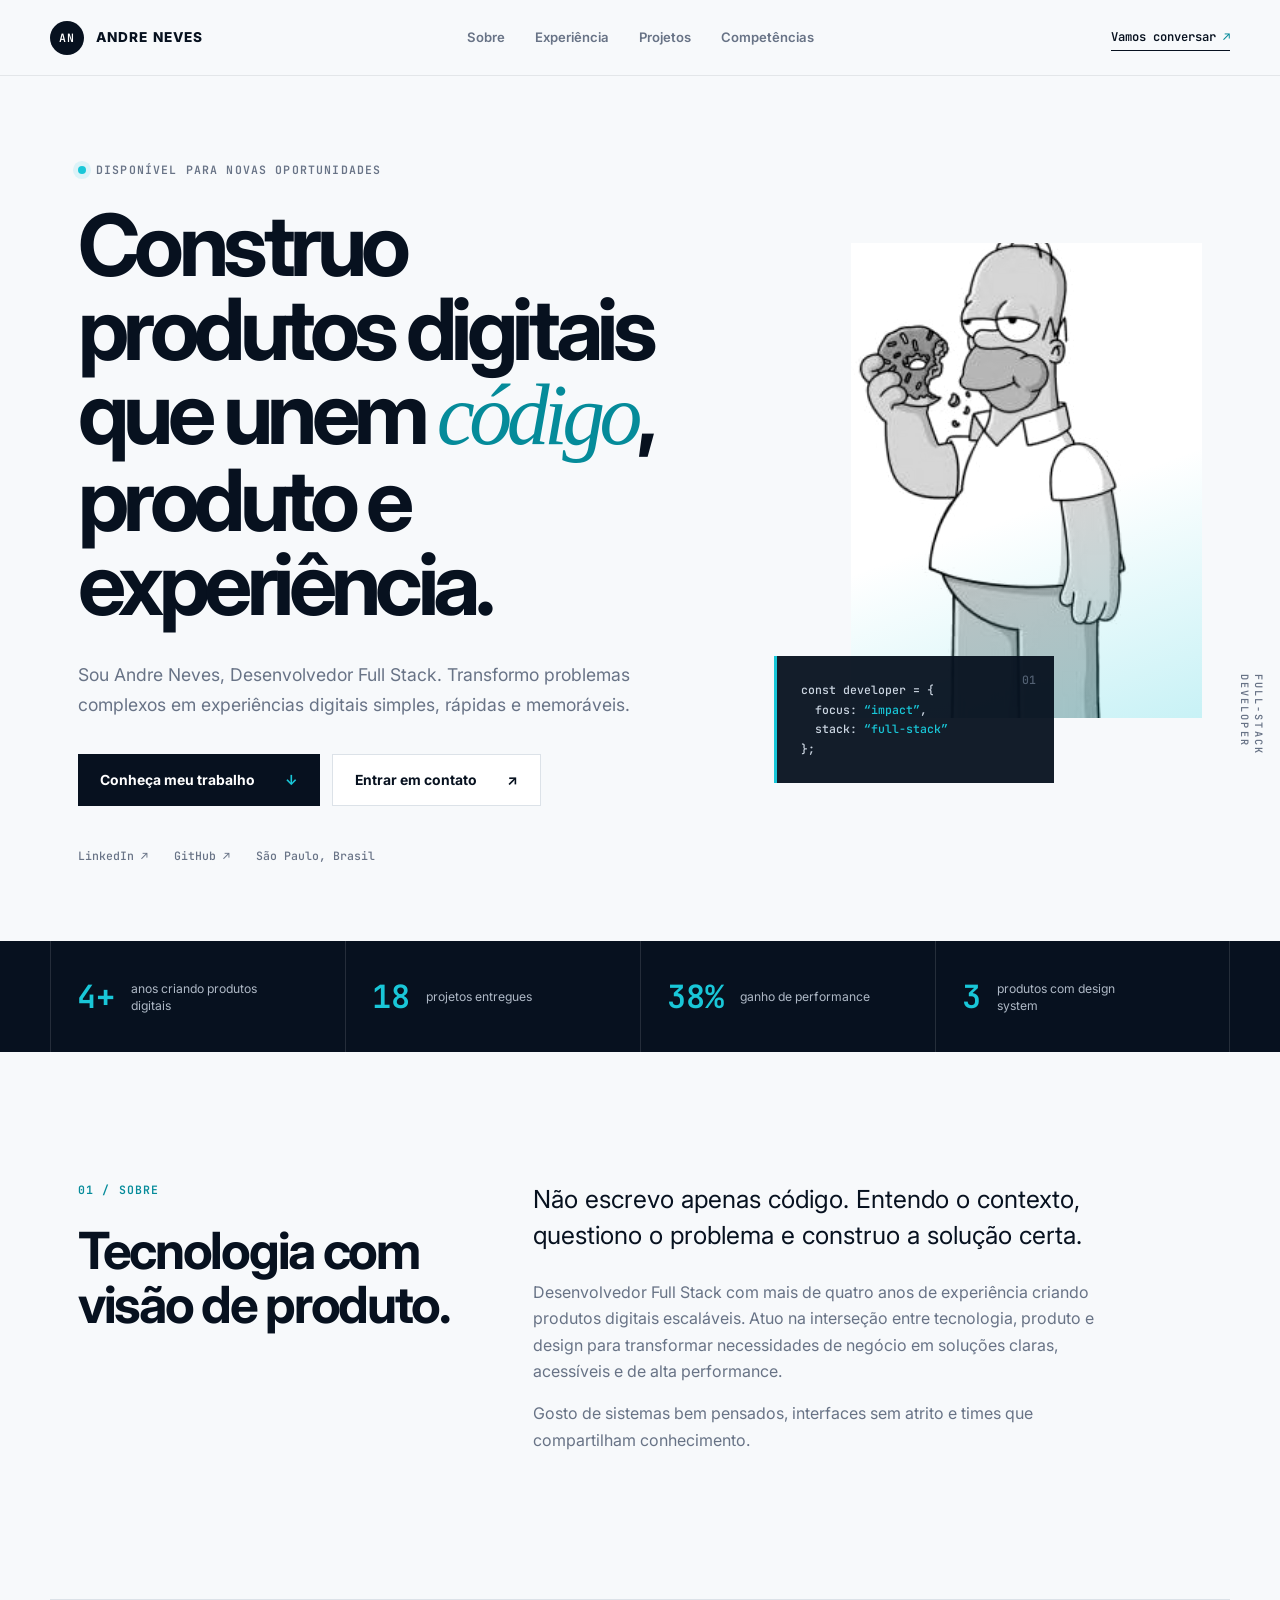
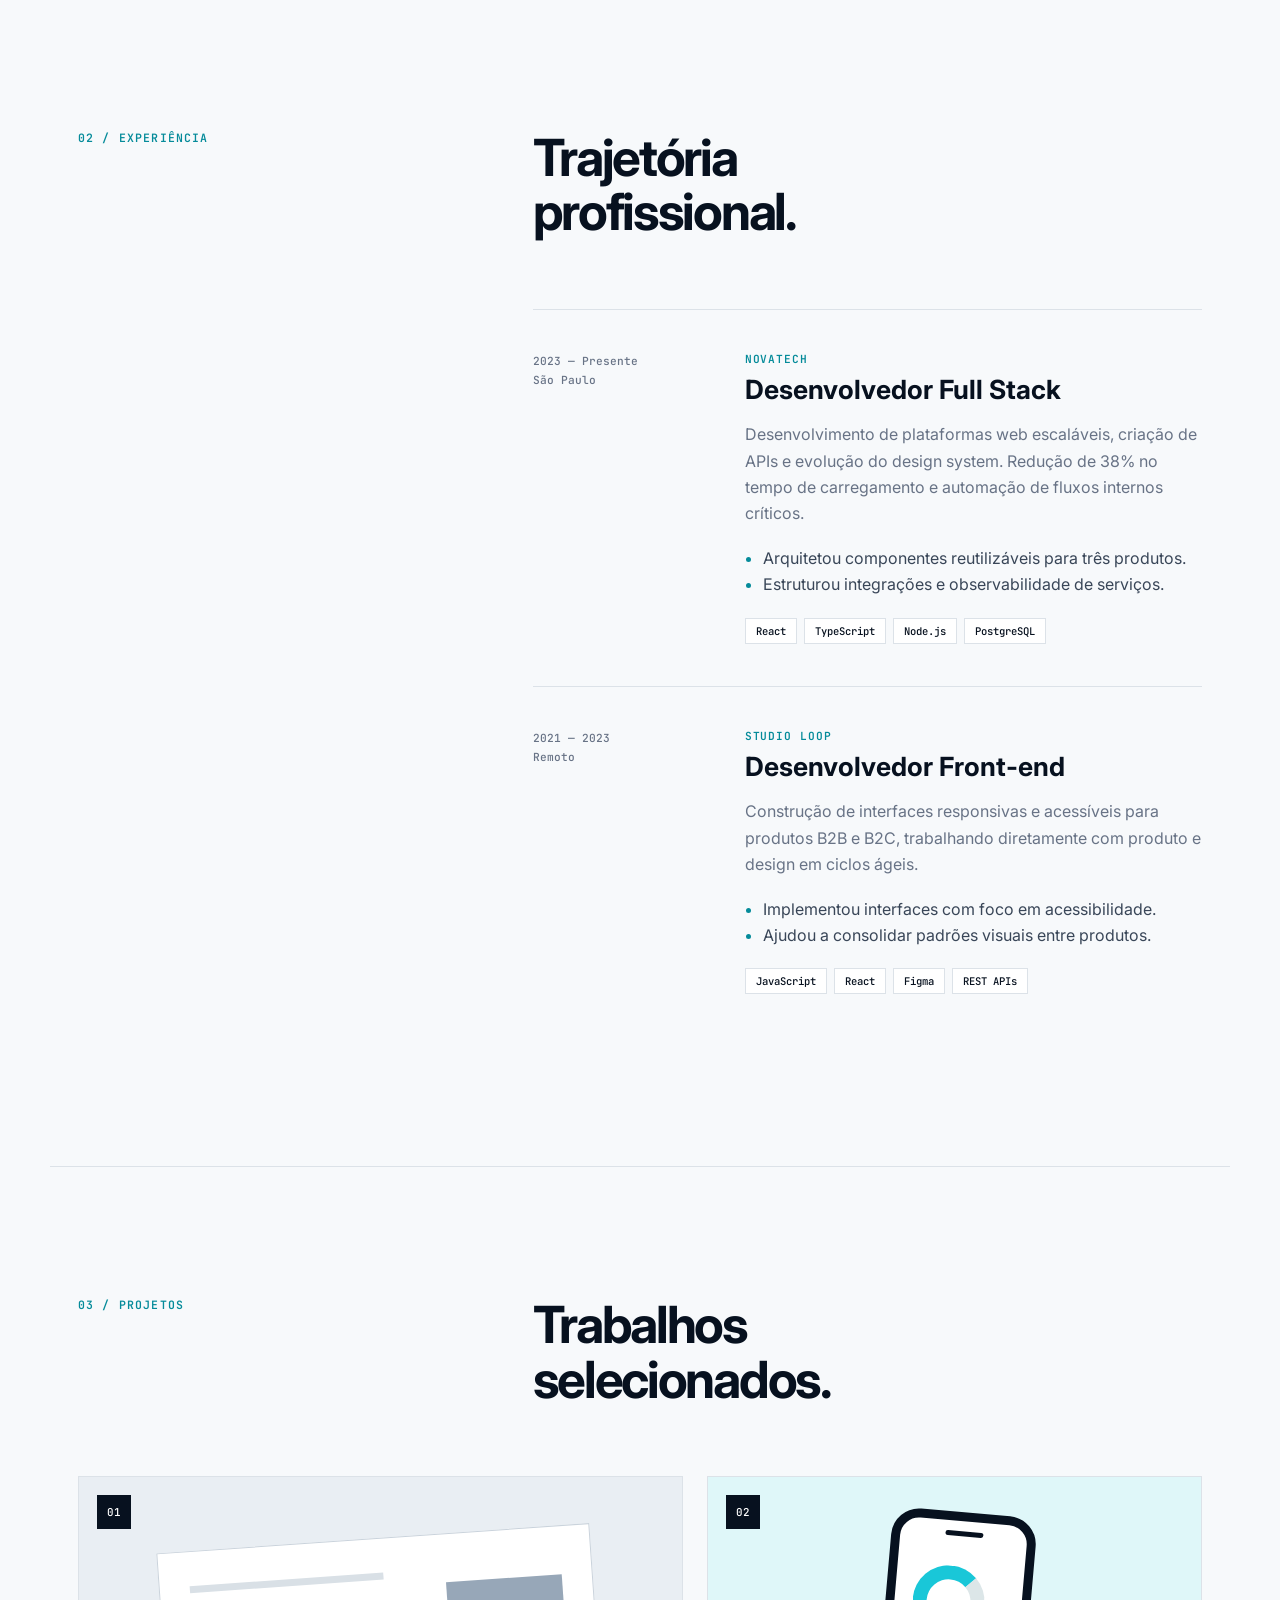
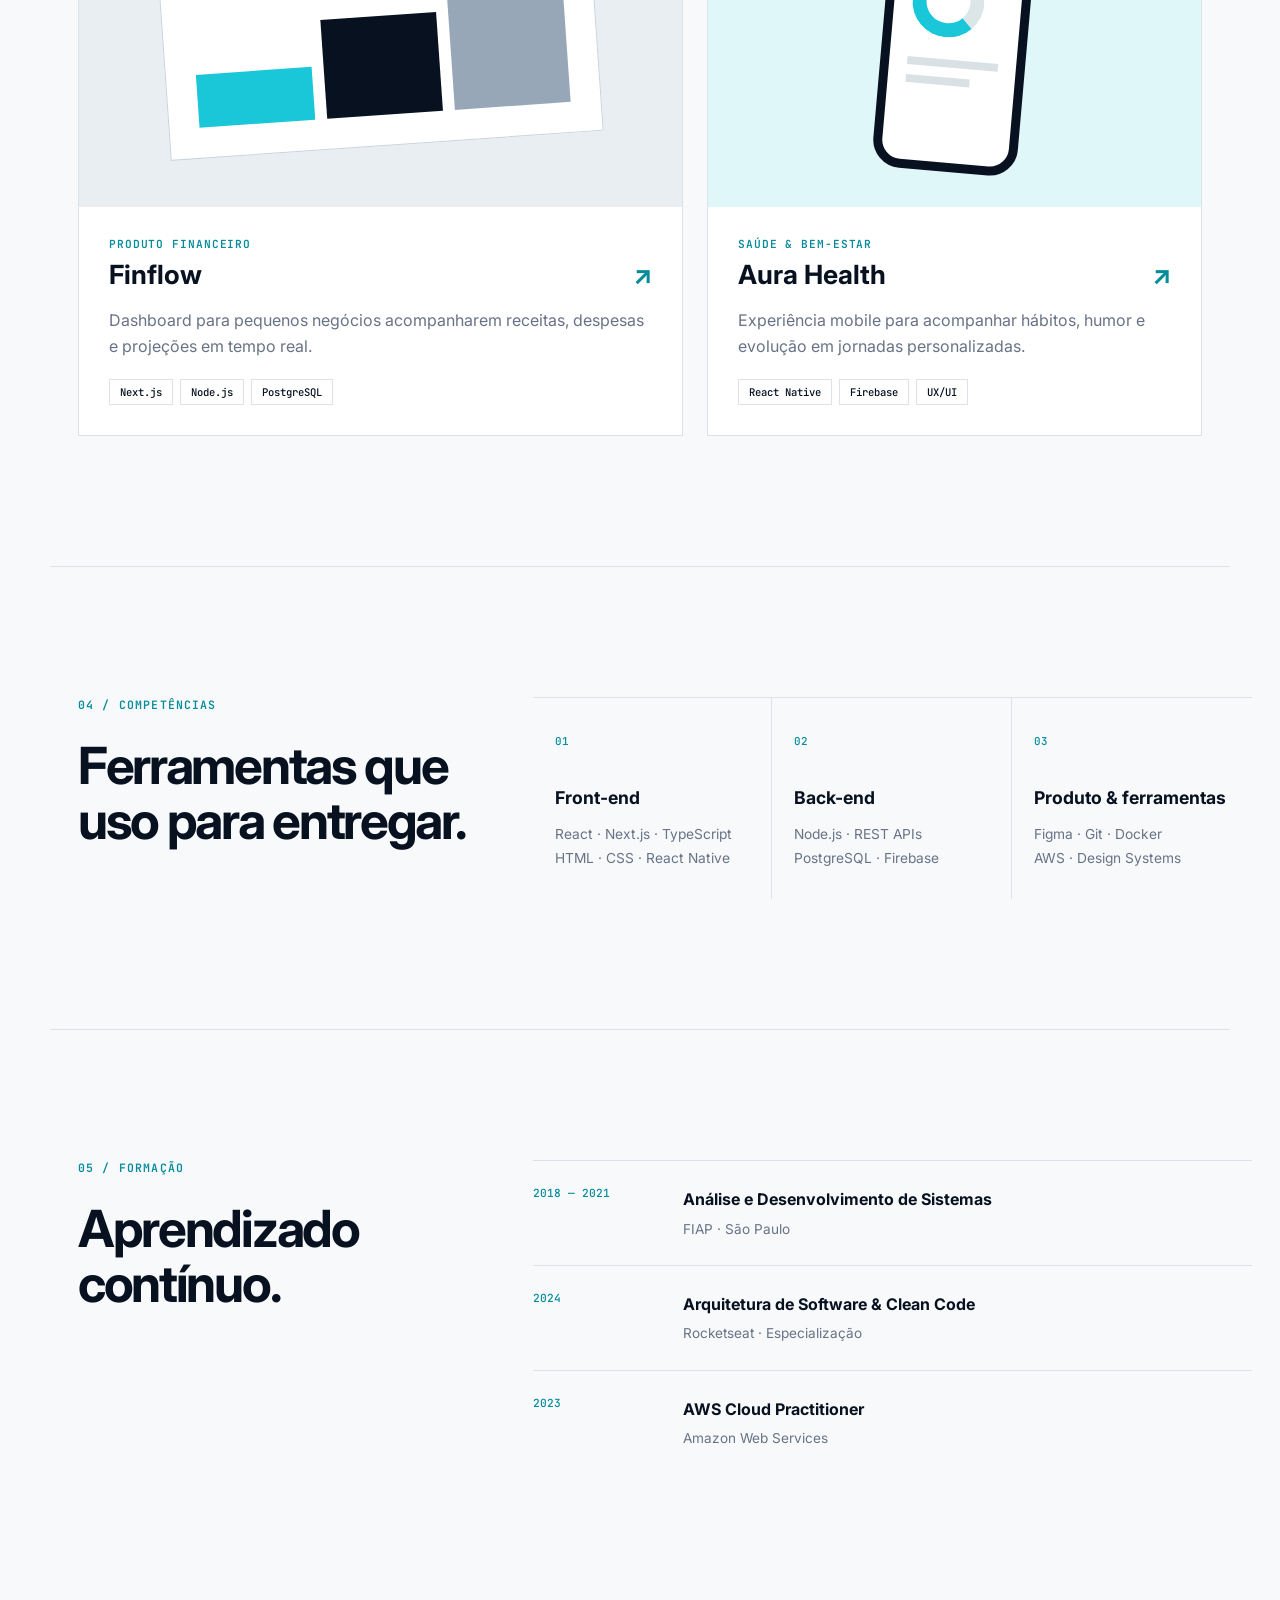
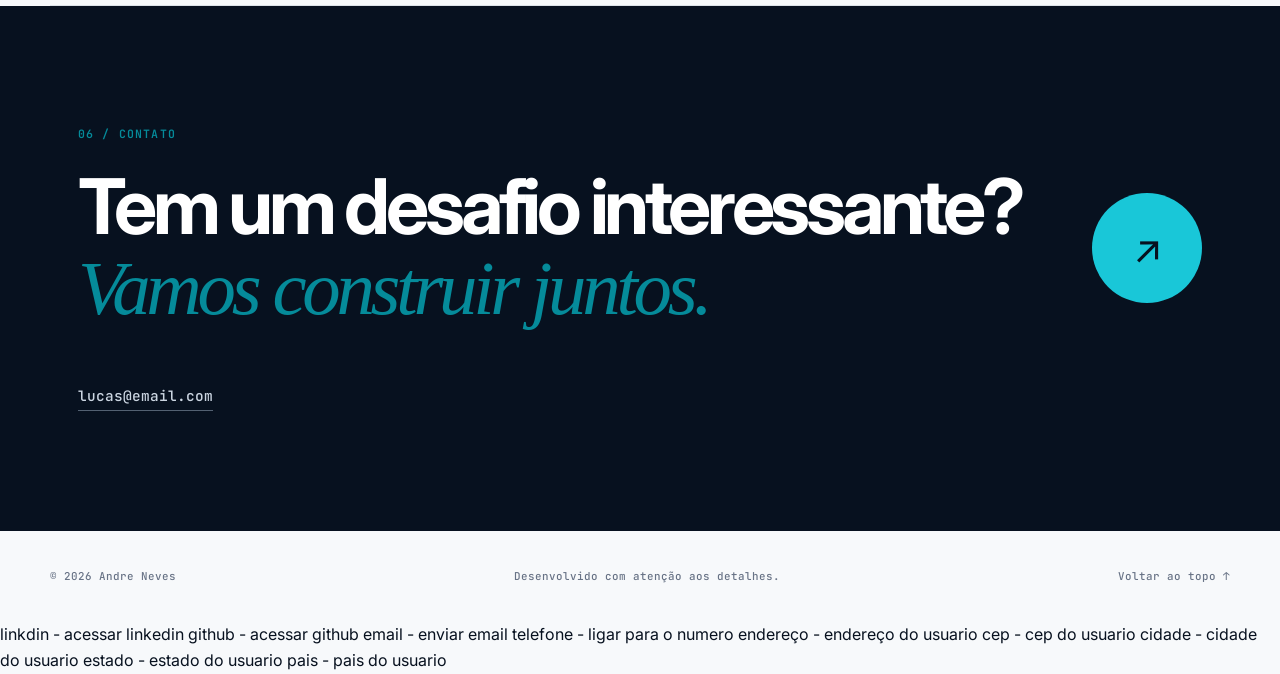
<file: index.html>
<!DOCTYPE html>
<html lang="pt-BR">
<head>
  <meta charset="UTF-8">
  <meta name="viewport" content="width=device-width, initial-scale=1.0">
  <meta name="description" content="Portfólio e currículo profissional de Andre Neves, Desenvolvedor Full Stack.">
  <meta name="theme-color" content="#07111f">
  <title>Andre Neves — Desenvolvedor Full Stack</title>
  <link rel="preconnect" href="https://fonts.googleapis.com">
  <link rel="preconnect" href="https://fonts.gstatic.com" crossorigin>
  <link href="https://fonts.googleapis.com/css2?family=Inter:wght@400;500;600;700;800&family=JetBrains+Mono:wght@500;600&display=swap" rel="stylesheet">
  <link rel="stylesheet" href="styles.css">
  <script src="script.js" defer></script>
</head>
<body>
  <div class="page-progress" aria-hidden="true"></div>
  <header class="site-header">
    <a class="brand" href="#inicio" aria-label="Andre Neves, início"><span>AN</span>Andre Neves</a>
    <button class="menu-button" type="button" aria-label="Abrir menu" aria-expanded="false"><span></span><span></span></button>
    <nav class="nav" aria-label="Navegação principal">
      <a href="#sobre">Sobre</a><a href="#experiencia">Experiência</a><a href="#projetos">Projetos</a><a href="#competencias">Competências</a>
    </nav>
    <a class="header-cta" href="mailto:lucas@email.com">Vamos conversar <span>↗</span></a>
  </header>

  <main>
    <section class="hero" id="inicio">
      <div class="hero-copy reveal">
        <p class="eyebrow"><span></span> Disponível para novas oportunidades</p>
        <h1>Construo produtos digitais que unem <em>código</em>, produto e experiência.</h1>
        <p class="hero-intro">Sou Andre Neves, Desenvolvedor Full Stack. Transformo problemas complexos em experiências digitais simples, rápidas e memoráveis.</p>
        <div class="hero-actions">
          <a class="button primary" href="#projetos">Conheça meu trabalho <span>↓</span></a>
          <a class="button secondary" href="mailto:lucas@email.com">Entrar em contato <span>↗</span></a>
        </div>
        <div class="social-links"><a href="#" aria-label="LinkedIn de Andre">LinkedIn ↗</a><a href="#" aria-label="GitHub de Andre">GitHub ↗</a><span>São Paulo, Brasil</span></div>
      </div>
      <div class="hero-visual reveal">
        <div class="portrait-frame"><img src="Homer.webp" alt="Foto de perfil de Andre Neves"></div>
        <div class="code-card" aria-hidden="true"><span>01</span><p>const developer = {</p><p>&nbsp;&nbsp;focus: <b>“impact”</b>,</p><p>&nbsp;&nbsp;stack: <b>“full-stack”</b></p><p>};</p></div>
        <span class="visual-label">FULL-STACK<br>DEVELOPER</span>
      </div>
    </section>

    <section class="impact-strip" aria-label="Destaques profissionais">
      <div><strong>4+</strong><span>anos criando produtos digitais</span></div>
      <div><strong>18</strong><span>projetos entregues</span></div>
      <div><strong>38%</strong><span>ganho de performance</span></div>
      <div><strong>3</strong><span>produtos com design system</span></div>
    </section>

    <section class="section about" id="sobre">
      <div class="section-heading reveal"><p class="eyebrow">01 / Sobre</p><h2>Tecnologia com visão de produto.</h2></div>
      <div class="about-copy reveal"><p class="lead">Não escrevo apenas código. Entendo o contexto, questiono o problema e construo a solução certa.</p><p>Desenvolvedor Full Stack com mais de quatro anos de experiência criando produtos digitais escaláveis. Atuo na interseção entre tecnologia, produto e design para transformar necessidades de negócio em soluções claras, acessíveis e de alta performance.</p><p>Gosto de sistemas bem pensados, interfaces sem atrito e times que compartilham conhecimento.</p></div>
    </section>

    <section class="section experience" id="experiencia">
      <div class="section-heading reveal"><p class="eyebrow">02 / Experiência</p><h2>Trajetória profissional.</h2></div>
      <div class="experience-list">
        <article class="experience-card reveal">
          <div class="experience-meta"><span>2023 — Presente</span><span>São Paulo</span></div>
          <div>
            <p class="company">NovaTech</p>
            <h3>Desenvolvedor Full Stack</h3>
            <p>Desenvolvimento de plataformas web escaláveis, criação de APIs e evolução do design system. Redução de 38% no tempo de carregamento e automação de fluxos internos críticos.</p>
            <ul><li>Arquitetou componentes reutilizáveis para três produtos.</li><li>Estruturou integrações e observabilidade de serviços.</li></ul>
            <div class="tags"><span>React</span><span>TypeScript</span><span>Node.js</span><span>PostgreSQL</span></div>
          </div>
        </article>
        <article class="experience-card reveal">
          <div class="experience-meta"><span>2021 — 2023</span><span>Remoto</span></div>
          <div>
            <p class="company">Studio Loop</p>
            <h3>Desenvolvedor Front-end</h3>
            <p>Construção de interfaces responsivas e acessíveis para produtos B2B e B2C, trabalhando diretamente com produto e design em ciclos ágeis.</p>
            <ul><li>Implementou interfaces com foco em acessibilidade.</li><li>Ajudou a consolidar padrões visuais entre produtos.</li></ul>
            <div class="tags"><span>JavaScript</span><span>React</span><span>Figma</span><span>REST APIs</span></div>
          </div>
        </article>
      </div>
    </section>

    <section class="section projects" id="projetos">
      <div class="section-heading reveal"><p class="eyebrow">03 / Projetos</p><h2>Trabalhos selecionados.</h2></div>
      <div class="project-grid">
        <article class="project-card featured-project reveal"><div class="project-number">01</div><div class="project-art finflow" aria-hidden="true"><div class="mini-panel"><i></i><i></i><i></i><span></span></div></div><div class="project-content"><p class="company">Produto financeiro</p><h3>Finflow <a href="#" aria-label="Abrir projeto Finflow">↗</a></h3><p>Dashboard para pequenos negócios acompanharem receitas, despesas e projeções em tempo real.</p><div class="tags"><span>Next.js</span><span>Node.js</span><span>PostgreSQL</span></div></div></article>
        <article class="project-card reveal"><div class="project-number">02</div><div class="project-art aura" aria-hidden="true"><div class="phone"><span></span><i></i><b></b></div></div><div class="project-content"><p class="company">Saúde & bem-estar</p><h3>Aura Health <a href="#" aria-label="Abrir projeto Aura Health">↗</a></h3><p>Experiência mobile para acompanhar hábitos, humor e evolução em jornadas personalizadas.</p><div class="tags"><span>React Native</span><span>Firebase</span><span>UX/UI</span></div></div></article>
      </div>
    </section>

    <section class="section capabilities" id="competencias">
      <div class="section-heading reveal"><p class="eyebrow">04 / Competências</p><h2>Ferramentas que uso para entregar.</h2></div>
      <div class="capability-grid reveal">
        <div><span class="capability-index">01</span><h3>Front-end</h3><p>React · Next.js · TypeScript<br>HTML · CSS · React Native</p></div>
        <div><span class="capability-index">02</span><h3>Back-end</h3><p>Node.js · REST APIs<br>PostgreSQL · Firebase</p></div>
        <div><span class="capability-index">03</span><h3>Produto & ferramentas</h3><p>Figma · Git · Docker<br>AWS · Design Systems</p></div>
      </div>
    </section>

    <section class="section credentials">
      <div class="section-heading reveal"><p class="eyebrow">05 / Formação</p><h2>Aprendizado contínuo.</h2></div>
      <div class="credential-list reveal">
        <article><time>2018 — 2021</time><div><h3>Análise e Desenvolvimento de Sistemas</h3><p>FIAP · São Paulo</p></div></article>
        <article><time>2024</time><div><h3>Arquitetura de Software & Clean Code</h3><p>Rocketseat · Especialização</p></div></article>
        <article><time>2023</time><div><h3>AWS Cloud Practitioner</h3><p>Amazon Web Services</p></div></article>
      </div>
    </section>

    <section class="contact-section" id="contato">
      <p class="eyebrow reveal">06 / Contato</p>
      <div class="contact-inner reveal"><h2>Tem um desafio interessante?<br><em>Vamos construir juntos.</em></h2><a class="round-link" href="mailto:lucas@email.com" aria-label="Enviar e-mail para Andre">↗</a></div>
      <a class="email-link reveal" href="mailto:lucas@email.com">lucas@email.com</a>
    </section>
  </main>

  <footer><span>© 2026 Andre Neves</span><span>Desenvolvido com atenção aos detalhes.</span><a href="#inicio">Voltar ao topo ↑</a></footer>
</body>
</html>
linkdin - acessar linkedin
github - acessar github
email - enviar email
telefone - ligar para o numero
endereço - endereço do usuario
cep - cep do usuario
cidade - cidade do usuario
estado - estado do usuario
pais - pais do usuario
</file>
<file: styles.css>
:root{--ink:#07111f;--muted:#687386;--line:#dce2e8;--paper:#f7f9fb;--white:#fff;--accent:#19c7d8;--accent-dark:#058b9a;--mono:'JetBrains Mono',monospace;--sans:'Inter',sans-serif}*{box-sizing:border-box}html{scroll-behavior:smooth;scroll-padding-top:96px}body{margin:0;background:var(--paper);color:var(--ink);font-family:var(--sans);font-size:16px;line-height:1.65}a{color:inherit;text-decoration:none}.page-progress{position:fixed;z-index:100;top:0;left:0;height:3px;width:0;background:var(--accent)}.site-header{height:76px;padding:0 max(28px,calc((100vw - 1180px)/2));display:grid;grid-template-columns:1fr auto 1fr;align-items:center;gap:32px;position:sticky;top:0;z-index:20;background:rgba(247,249,251,.92);backdrop-filter:blur(14px);border-bottom:1px solid rgba(7,17,31,.08)}.brand{display:flex;align-items:center;gap:12px;font-size:.85rem;font-weight:800;text-transform:uppercase;letter-spacing:.08em}.brand span{display:grid;place-items:center;width:34px;height:34px;background:var(--ink);color:#fff;border-radius:50%;font:600 .72rem var(--mono)}.nav{display:flex;gap:30px}.nav a{font-size:.82rem;font-weight:600;color:var(--muted);transition:.2s}.nav a:hover{color:var(--ink)}.header-cta{justify-self:end;font:600 .76rem var(--mono);border-bottom:1px solid var(--ink);padding:5px 0}.header-cta span{color:var(--accent-dark)}.menu-button{display:none;background:none;border:0;padding:8px}.hero{max-width:1180px;margin:auto;min-height:calc(100vh - 76px);display:grid;grid-template-columns:1.18fr .82fr;align-items:center;gap:80px;padding:86px 28px 78px}.eyebrow{margin:0 0 26px;font:600 .72rem var(--mono);letter-spacing:.1em;text-transform:uppercase;color:var(--accent-dark)}.hero .eyebrow{display:flex;align-items:center;color:var(--muted)}.hero .eyebrow span{width:8px;height:8px;border-radius:50%;background:var(--accent);margin-right:10px;box-shadow:0 0 0 5px rgba(25,199,216,.12)}h1{font-size:clamp(3.4rem,6.7vw,6.25rem);line-height:.98;letter-spacing:-.065em;margin:0;max-width:820px}h1 em,.contact-inner em{font-family:Georgia,serif;font-weight:400;color:var(--accent-dark)}.hero-intro{font-size:1.1rem;line-height:1.7;color:var(--muted);max-width:640px;margin:34px 0}.hero-actions{display:flex;flex-wrap:wrap;gap:12px}.button{min-height:52px;padding:0 22px;display:inline-flex;align-items:center;justify-content:center;gap:30px;font-size:.87rem;font-weight:700}.button.primary{background:var(--ink);color:white}.button.primary span{color:var(--accent)}.button.secondary{border:1px solid var(--line);background:var(--white)}.social-links{display:flex;flex-wrap:wrap;gap:26px;margin-top:42px;font:500 .72rem var(--mono);color:var(--muted)}.social-links a:hover{color:var(--accent-dark)}.hero-visual{position:relative;min-height:540px}.portrait-frame{position:absolute;right:0;top:0;width:82%;height:88%;background:var(--ink);overflow:hidden}.portrait-frame:after{content:"";position:absolute;inset:0;background:linear-gradient(160deg,transparent 55%,rgba(25,199,216,.24))}.portrait-frame img{width:100%;height:100%;object-fit:cover;filter:grayscale(1) contrast(1.04)}.code-card{position:absolute;left:0;bottom:0;width:280px;padding:24px;background:rgba(7,17,31,.95);color:#cbd5e1;font:500 .72rem/1.7 var(--mono);border-left:3px solid var(--accent)}.code-card span{position:absolute;right:18px;top:14px;color:#526072}.code-card p{margin:0}.code-card b{font-weight:500;color:var(--accent)}.visual-label{position:absolute;right:-34px;bottom:28px;transform:rotate(90deg);transform-origin:right bottom;font:600 .64rem/1.4 var(--mono);letter-spacing:.2em;color:var(--muted)}.impact-strip{background:var(--ink);color:#fff;display:grid;grid-template-columns:repeat(4,1fr);padding:0 max(28px,calc((100vw - 1180px)/2));}.impact-strip div{padding:34px 26px;border-left:1px solid rgba(255,255,255,.12);display:flex;align-items:center;gap:16px}.impact-strip div:last-child{border-right:1px solid rgba(255,255,255,.12)}.impact-strip strong{font:600 2rem var(--mono);color:var(--accent)}.impact-strip span{font-size:.76rem;line-height:1.4;color:#aeb8c5;max-width:130px}.section{max-width:1180px;margin:auto;padding:130px 28px;border-bottom:1px solid var(--line);display:grid;grid-template-columns:36% 64%;gap:50px}.section-heading h2{font-size:clamp(2.2rem,4vw,3.8rem);line-height:1.06;letter-spacing:-.045em;margin:0;max-width:470px}.about-copy{max-width:650px}.about-copy .lead{font-size:1.55rem;line-height:1.45;color:var(--ink);margin-top:0}.about-copy p:not(.lead){color:var(--muted);max-width:590px}.experience{display:block}.experience .section-heading,.projects .section-heading{display:grid;grid-template-columns:36% 64%;gap:50px;margin-bottom:70px}.experience-list{margin-left:36%;padding-left:50px}.experience-card{display:grid;grid-template-columns:180px 1fr;gap:32px;padding:42px 0;border-top:1px solid var(--line)}.experience-meta{font:500 .7rem/1.7 var(--mono);color:var(--muted);display:flex;flex-direction:column}.company{font:600 .7rem var(--mono);letter-spacing:.08em;text-transform:uppercase;color:var(--accent-dark);margin:0 0 8px}.experience-card h3,.project-card h3{font-size:1.65rem;line-height:1.2;margin:0 0 16px}.experience-card p:not(.company),.project-content>p:not(.company){color:var(--muted);margin:0}.experience-card ul{padding-left:18px;color:#394658;margin:18px 0}.experience-card li::marker{color:var(--accent-dark)}.tags{display:flex;flex-wrap:wrap;gap:7px;margin-top:20px}.tags span{padding:5px 10px;border:1px solid var(--line);font:500 .66rem var(--mono);background:#fff}.projects{display:block}.project-grid{display:grid;grid-template-columns:1.1fr .9fr;gap:24px}.project-card{position:relative;background:#fff;border:1px solid var(--line);overflow:hidden}.project-number{position:absolute;z-index:2;top:18px;left:18px;width:34px;height:34px;display:grid;place-items:center;background:var(--ink);color:#fff;font:500 .68rem var(--mono)}.project-art{height:330px;display:grid;place-items:center;background:#dff7f9;overflow:hidden}.featured-project .project-art{background:#e9eef3}.mini-panel{width:72%;height:63%;padding:30px;background:#fff;border:1px solid #cad3dc;transform:rotate(-4deg);display:flex;align-items:flex-end;gap:12px}.mini-panel i{display:block;flex:1;background:var(--accent);height:36%}.mini-panel i:nth-child(2){height:68%;background:var(--ink)}.mini-panel i:nth-child(3){height:88%;background:#97a7b8}.mini-panel span{position:absolute;width:45%;height:7px;top:34px;left:30px;background:#d9e0e6}.phone{width:145px;height:260px;border:9px solid var(--ink);border-radius:28px;background:#fff;padding:45px 18px 20px;position:relative;transform:rotate(5deg)}.phone:before{content:"";position:absolute;top:10px;left:45px;width:38px;height:5px;border-radius:9px;background:var(--ink)}.phone span{display:block;width:72px;height:72px;border:14px solid var(--accent);border-right-color:#dce6e8;border-radius:50%}.phone i,.phone b{display:block;height:8px;margin-top:22px;background:#d9e1e5}.phone b{width:70%;margin-top:10px}.project-content{padding:30px}.project-card h3{display:flex;justify-content:space-between}.project-card h3 a{color:var(--accent-dark)}.capability-grid{display:grid;grid-template-columns:repeat(3,1fr);border-top:1px solid var(--line)}.capability-grid>div{padding:28px 22px;border-right:1px solid var(--line)}.capability-grid>div:last-child{border-right:0}.capability-index{font:500 .68rem var(--mono);color:var(--accent-dark)}.capability-grid h3{font-size:1.1rem;margin:30px 0 10px}.capability-grid p{color:var(--muted);font-size:.86rem;line-height:1.8;margin:0}.credential-list article{display:grid;grid-template-columns:130px 1fr;gap:20px;padding:25px 0;border-top:1px solid var(--line)}.credential-list time{font:500 .7rem var(--mono);color:var(--accent-dark)}.credential-list h3{font-size:1rem;margin:0 0 5px}.credential-list p{color:var(--muted);font-size:.85rem;margin:0}.contact-section{background:var(--ink);color:#fff;padding:120px max(28px,calc((100vw - 1124px)/2))}.contact-inner{display:flex;align-items:center;justify-content:space-between;gap:40px}.contact-inner h2{font-size:clamp(2.8rem,6vw,5.7rem);line-height:1.05;letter-spacing:-.055em;margin:0}.round-link{width:110px;height:110px;flex:0 0 auto;border-radius:50%;display:grid;place-items:center;background:var(--accent);color:var(--ink);font-size:2.5rem;transition:.25s}.round-link:hover{transform:rotate(45deg)}.email-link{display:inline-block;margin-top:56px;padding-bottom:5px;border-bottom:1px solid #536172;font:500 .9rem var(--mono);color:#cbd5e1}footer{min-height:90px;padding:25px max(28px,calc((100vw - 1180px)/2));display:flex;align-items:center;justify-content:space-between;gap:20px;font:500 .68rem var(--mono);color:var(--muted)}.reveal{opacity:0;transform:translateY(18px);transition:opacity .65s ease,transform .65s ease}.reveal.visible{opacity:1;transform:none}
@media(max-width:900px){.site-header{grid-template-columns:1fr auto}.header-cta{display:none}.menu-button{display:flex;flex-direction:column;gap:6px}.menu-button span{display:block;width:24px;height:2px;background:var(--ink)}.nav{position:absolute;top:76px;left:0;right:0;display:none;flex-direction:column;gap:0;padding:12px 28px 24px;background:var(--paper);border-bottom:1px solid var(--line)}.nav.open{display:flex}.nav a{font-size:1rem;padding:13px 0;border-bottom:1px solid var(--line)}.hero{grid-template-columns:1fr;gap:55px;padding-top:65px}.hero-visual{width:min(600px,100%);min-height:520px}.impact-strip{grid-template-columns:repeat(2,1fr)}.section,.experience .section-heading,.projects .section-heading{grid-template-columns:1fr;gap:35px}.experience-list{margin-left:0;padding-left:0}.project-grid{grid-template-columns:1fr 1fr}.project-art{height:270px}.capability-grid{grid-template-columns:1fr}.capability-grid>div{border-right:0;border-bottom:1px solid var(--line)}.capability-grid>div:last-child{border-bottom:0}.section{padding-top:90px;padding-bottom:90px}}
@media(max-width:640px){.site-header{height:68px}.nav{top:68px}h1{font-size:3.2rem}.hero{min-height:auto;padding:54px 20px 64px}.hero-intro{font-size:1rem}.button{width:100%}.social-links{gap:15px}.social-links span{width:100%}.hero-visual{min-height:400px}.portrait-frame{width:90%;height:88%}.code-card{width:240px;padding:18px}.visual-label{display:none}.impact-strip{grid-template-columns:1fr 1fr;padding:0}.impact-strip div{padding:25px 18px;display:block}.impact-strip strong,.impact-strip span{display:block}.section{padding:76px 20px}.experience .section-heading,.projects .section-heading{margin-bottom:38px}.experience-card{grid-template-columns:1fr;gap:18px}.experience-meta{flex-direction:row;justify-content:space-between}.project-grid{grid-template-columns:1fr}.project-art{height:270px}.credential-list article{grid-template-columns:1fr;gap:7px}.contact-section{padding:80px 20px}.contact-inner{align-items:flex-end}.round-link{width:70px;height:70px;font-size:1.8rem}.contact-inner h2{font-size:2.8rem}.email-link{margin-top:42px}footer{padding:26px 20px;align-items:flex-start;flex-direction:column}.about-copy .lead{font-size:1.3rem}}
@media(prefers-reduced-motion:reduce){html{scroll-behavior:auto}.reveal{opacity:1;transform:none;transition:none}.round-link{transition:none}}
@media print{.site-header,.page-progress,.hero-actions,.contact-section,footer{display:none}.hero{min-height:auto;padding:30px;grid-template-columns:1fr}.hero-visual{display:none}.impact-strip{break-inside:avoid}.section{padding:35px 30px;break-inside:avoid}.reveal{opacity:1;transform:none}}
</file>
